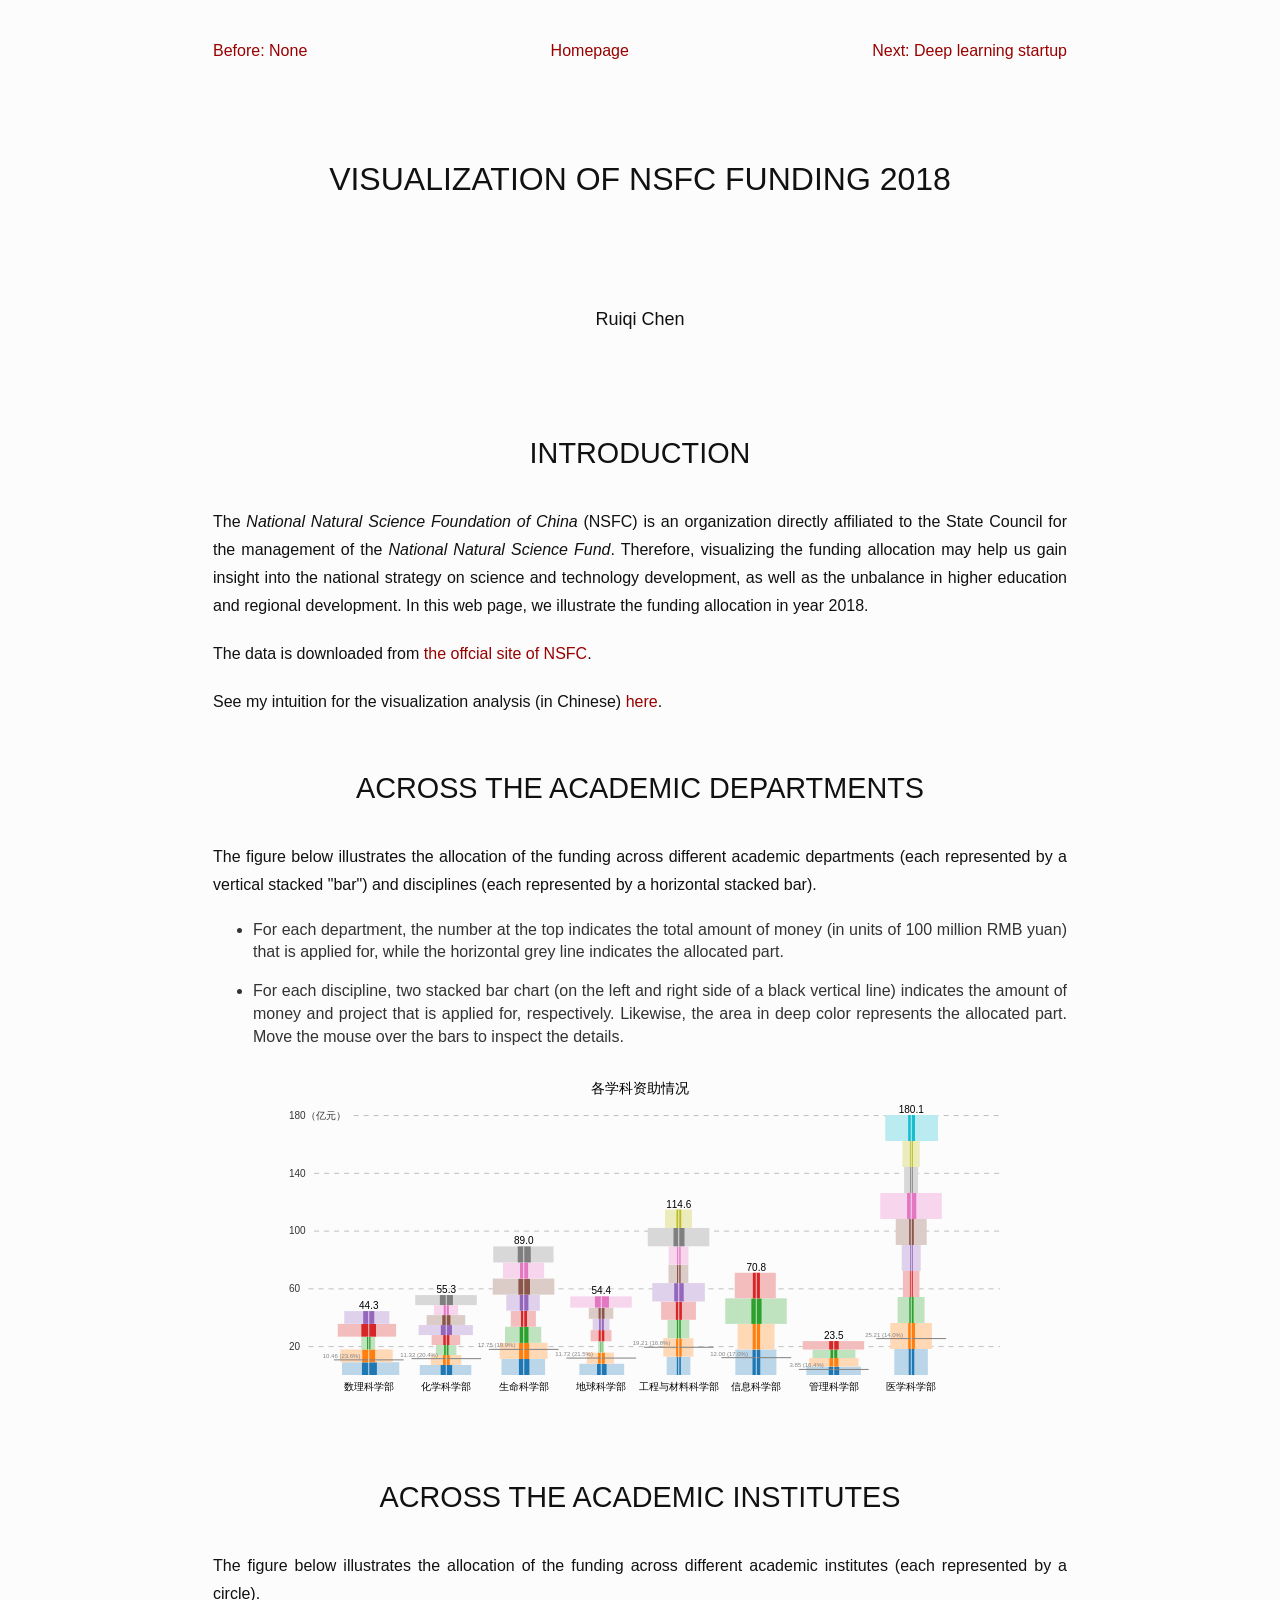
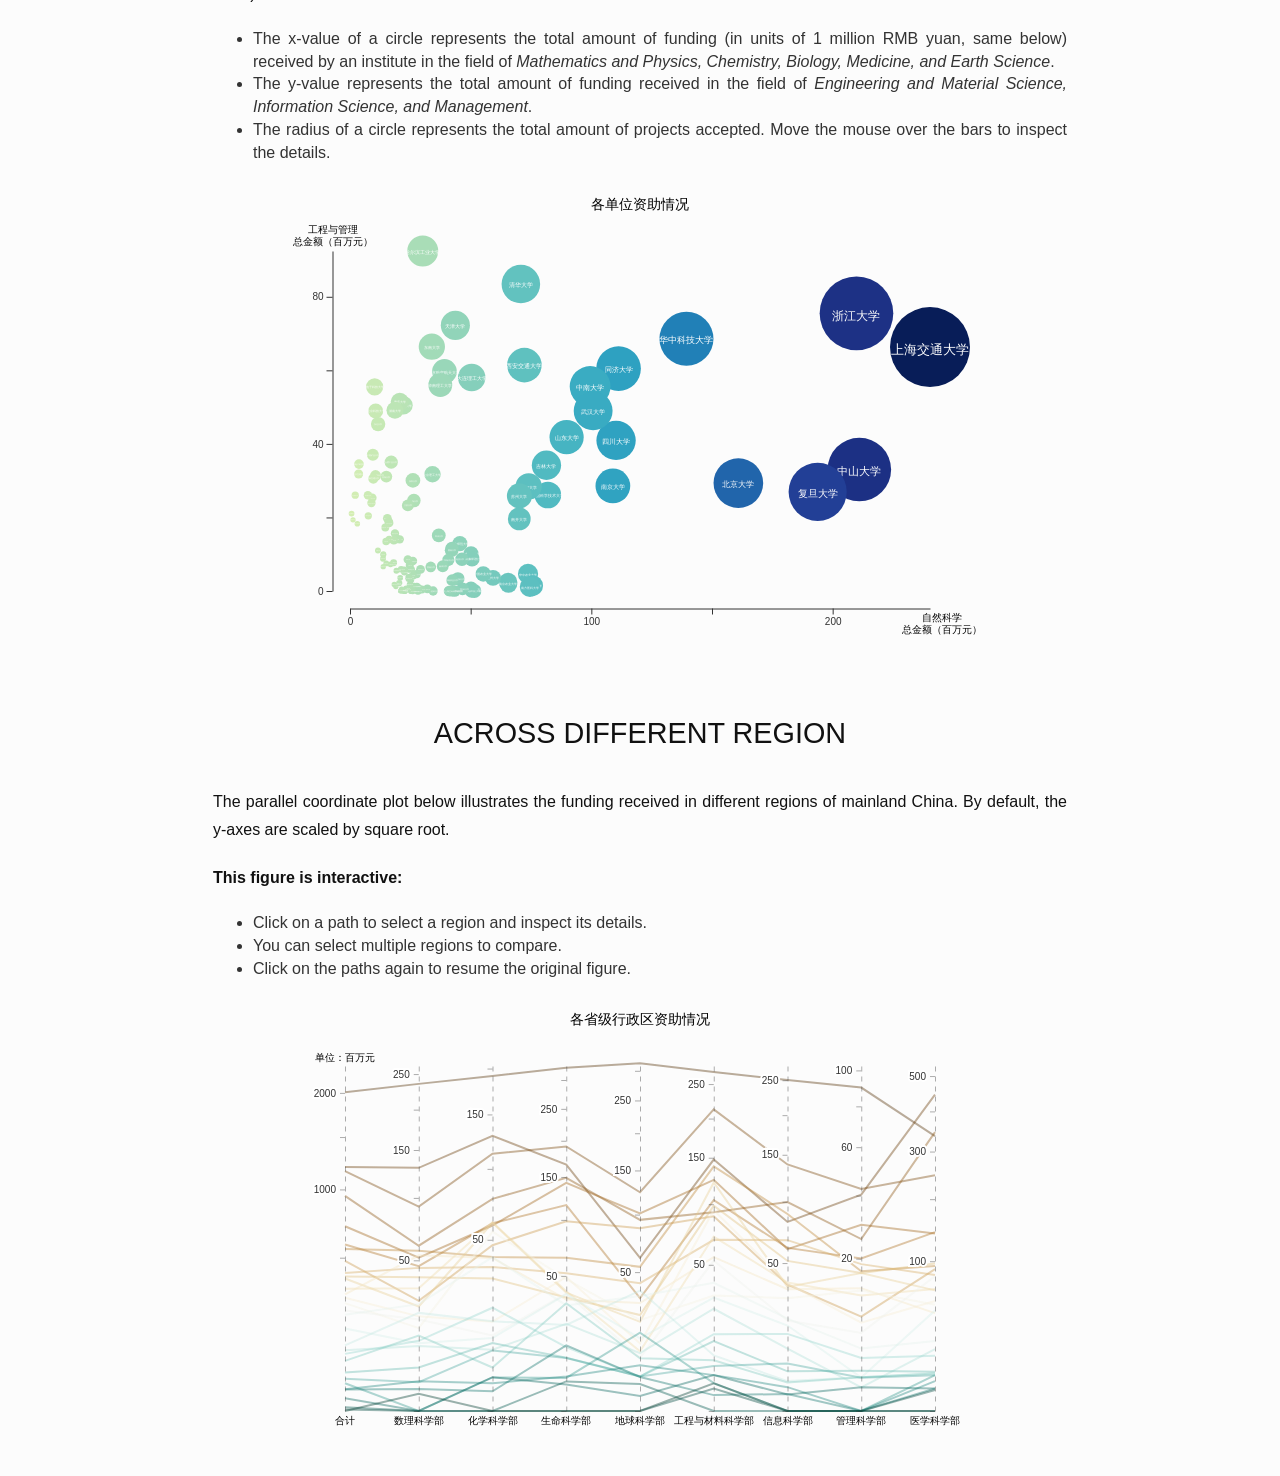
<file: Programming/Visualization of NSFC 2018/index.html>
<!DOCTYPE html>
<html>
    <head>
        <meta charset="utf-8">
        <title>Visualizing the NSFC Funding</title>
        <link rel="stylesheet" type="text/css" href="css/theme.css"/>
        <link rel="stylesheet" type="text/css" href="css/visualization.css"/>
    </head>
</html>

<body id = "write" class="typora-export">
    <!--specify this id and class to suit the theme-->
    <div>
        <center>
            <span style = "float: left">
    	<a href = "https://rq-chen.github.io/index.html">Before: None</a>
            </span>
        	<a href = "https://rq-chen.github.io/index.html">Homepage</a>
            <span style = "float: right">
                    <a href = "https://rq-chen.github.io/deep-learning-startup/index.html">Next: Deep learning startup</a>
            </span>
        </center>
    </div>
    <h1>
        Visualization of NSFC Funding 2018
    </h1>
    <div id = "subTitle">  <!--this part should be modified using css-->
        <p>&nbsp;</p>
        <p><h5 style = "text-align: center;">Ruiqi Chen</h5></p>
        <p>&nbsp;</p>
    </div>
    <h2>Introduction</h2>

    <!--Unfortunately, due to the js-beautify extension in vscode, this html file 
      will preserver all the tabs and spaces in <p></p>, so we can only write
      it in this ugly style-->
    <p>The <em>National Natural Science Foundation of China</em> (NSFC) is an organization directly affiliated to the State Council for the management of the <em>National Natural Science Fund</em>. Therefore, visualizing the funding allocation may help us gain insight into the national strategy on science and technology development, as well as the unbalance in higher education and regional development. In this web page, we illustrate the funding allocation in year 2018.</p>
    <p>The data is downloaded from <a href='http://www.nsfc.gov.cn/nsfc/cen/xmtj/pdf/2018_table.pdf'>the offcial site of NSFC</a>.</p>
    <p>See my intuition for the visualization analysis (in Chinese) <a href='Idea.html'>here</a>.</p>
    <h2>Across the Academic Departments</h2>
    <p>The figure below illustrates the allocation of the funding across different academic departments (each represented by a vertical stacked &quot;bar&quot;) and disciplines (each represented by a horizontal stacked bar). </p>
    <ul>
        <li>For each department, the number at the top indicates the total amount of money (in units of 100 million RMB yuan) that is applied for, while the horizontal grey line indicates the allocated part.</li>  
    </ul>

    <ul>
        <li>For each discipline, two stacked bar chart (on the left and right side of a black vertical line) indicates the amount of money and project that is applied for, respectively. Likewise, the area in deep color represents the allocated part. Move the mouse over the bars to inspect the details.</li>    
    </ul>
    <div class = "figBox">
        <svg id = "DisPlot" class = "svgFig">
            <!--d3 plots here-->
        </svg>
    </div>
    
    <h2>Across the Academic Institutes</h2>
    <p>The figure below illustrates the allocation of the funding across different academic institutes (each represented by a circle).</p>
    <ul>
        <li>The x-value of a circle represents the total amount of funding (in units of 1 million RMB yuan, same below) received by an institute in the field of <em>Mathematics and Physics, Chemistry, Biology, Medicine, and Earth Science</em>.</li>
        <li>The y-value represents the total amount of funding received in the field of <em>Engineering and Material Science, Information Science, and Management</em>.</li>
        <li>The radius of a circle represents the total amount of projects accepted. Move the mouse over the bars to inspect the details.</li>
    </ul>
    <div class = "figBox">
        <svg id = "InsPlot" class = "svgFig">
            <!--d3 plots here-->
        </svg>
    </div>
    
    <h2>Across Different Region</h2>
    <p>The parallel coordinate plot below illustrates the funding received in different regions of mainland China. By default, the y-axes are scaled by square root.</p>
    <p><strong>This figure is interactive:</strong></p>
    <ul>
        <li>Click on a path to select a region and inspect its details.</li>
        <li>You can select multiple regions to compare.</li>
        <li>Click on the paths again to resume the original figure.</li>
    </ul>
    <div class = "figBox">
        <svg id = "ProPlot" class = "svgFig">
            <!--d3 plots here-->
        </svg>
    </div>    
</body>

<script src = "js/jquery-3.2.1.min.js"></script>
<script src = "js/d3.min.js" ></script>
<script src = "js/nsfcFund.js" ></script>
</file>
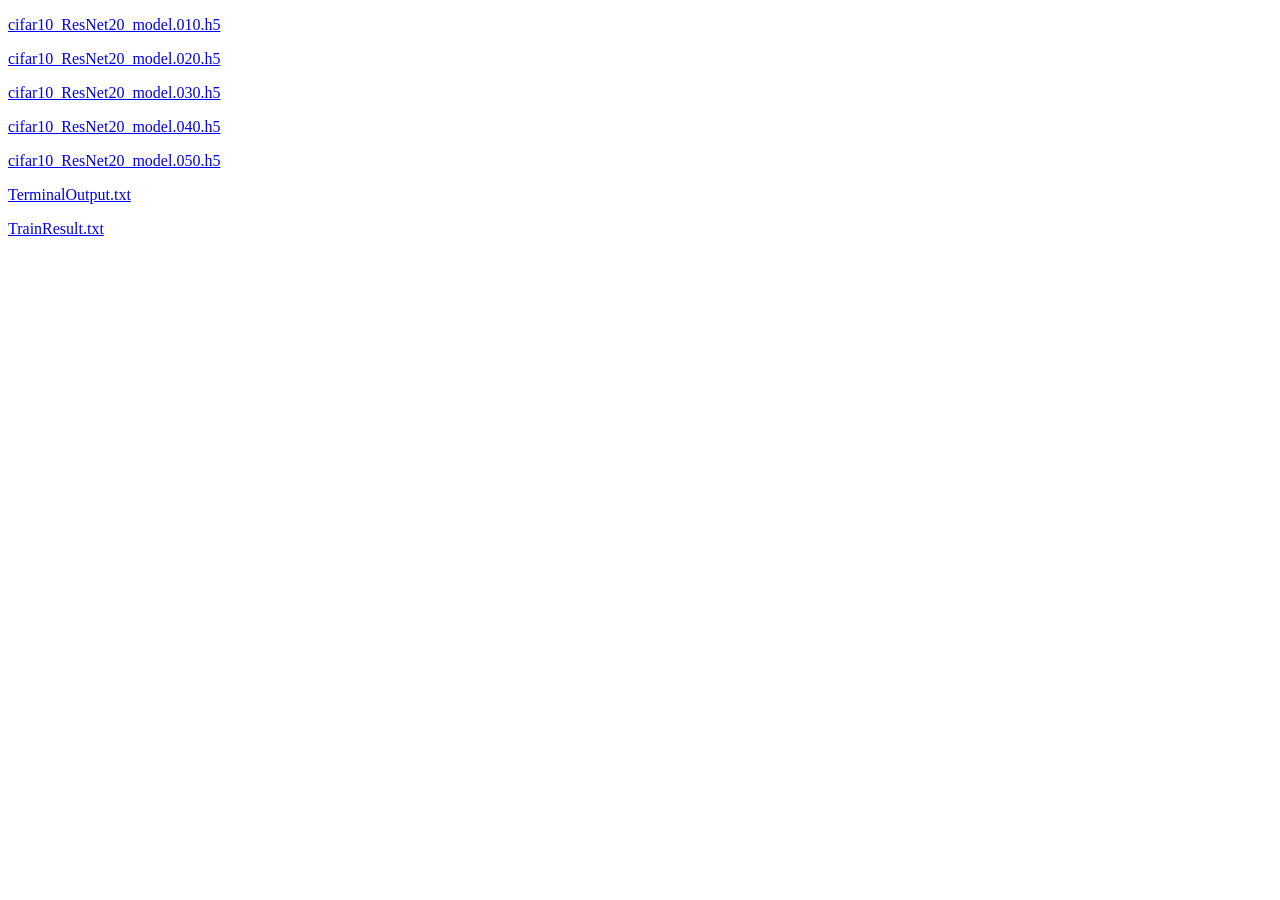
<file: Programming/ResNet on CIFAR/saved_models/index.html>
<!DOCTYPE html>
<head>
    <meta charset="utf-8"/>
    <title>models download</title>
</head>
<body>
    <p><a href = "cifar10_ResNet20_model.010.h5">cifar10_ResNet20_model.010.h5</a></p>
    <p><a href = "cifar10_ResNet20_model.020.h5">cifar10_ResNet20_model.020.h5</a></p>
    <p><a href = "cifar10_ResNet20_model.030.h5">cifar10_ResNet20_model.030.h5</a></p>
    <p><a href = "cifar10_ResNet20_model.040.h5">cifar10_ResNet20_model.040.h5</a></p>
    <p><a href = "cifar10_ResNet20_model.050.h5">cifar10_ResNet20_model.050.h5</a></p>
    <p><a href="TerminalOutput.txt">TerminalOutput.txt</a></p>
    <p><a href="TrainResult.txt">TrainResult.txt</a></p>
</body>
</file>
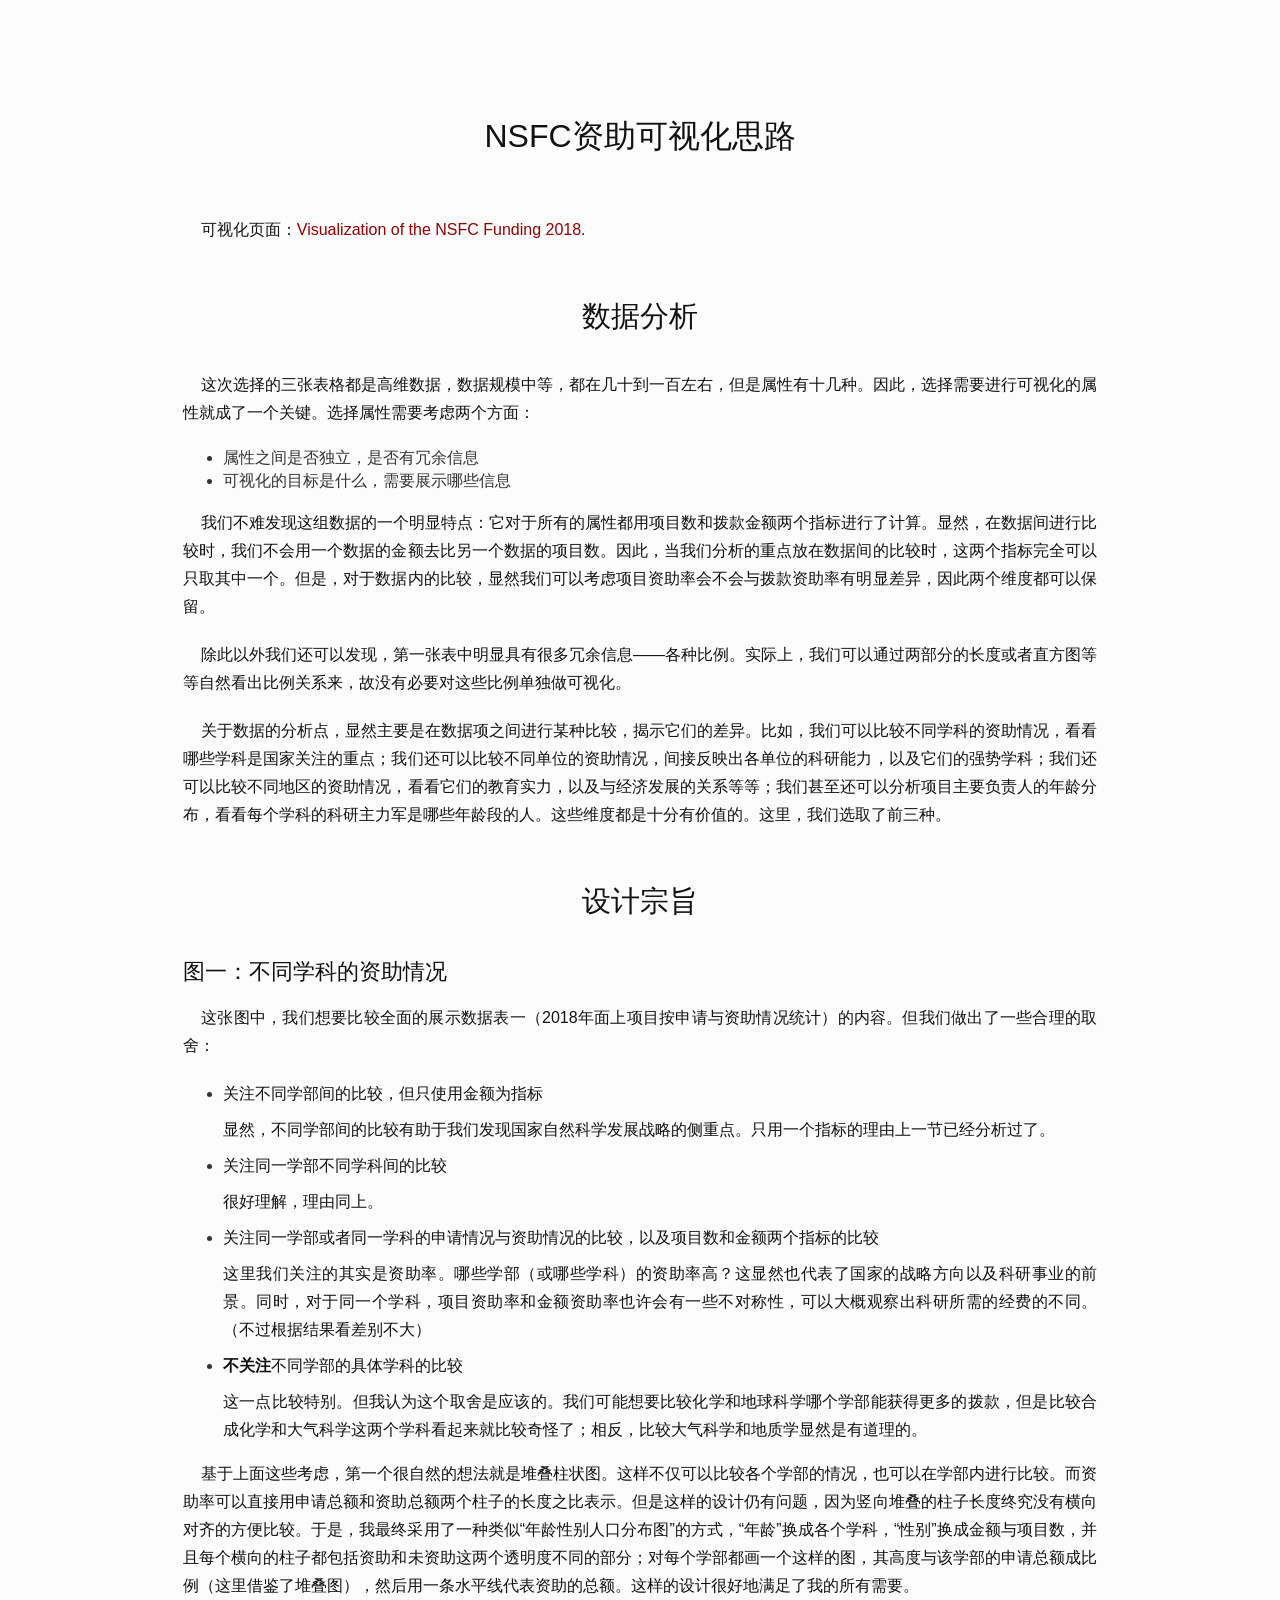
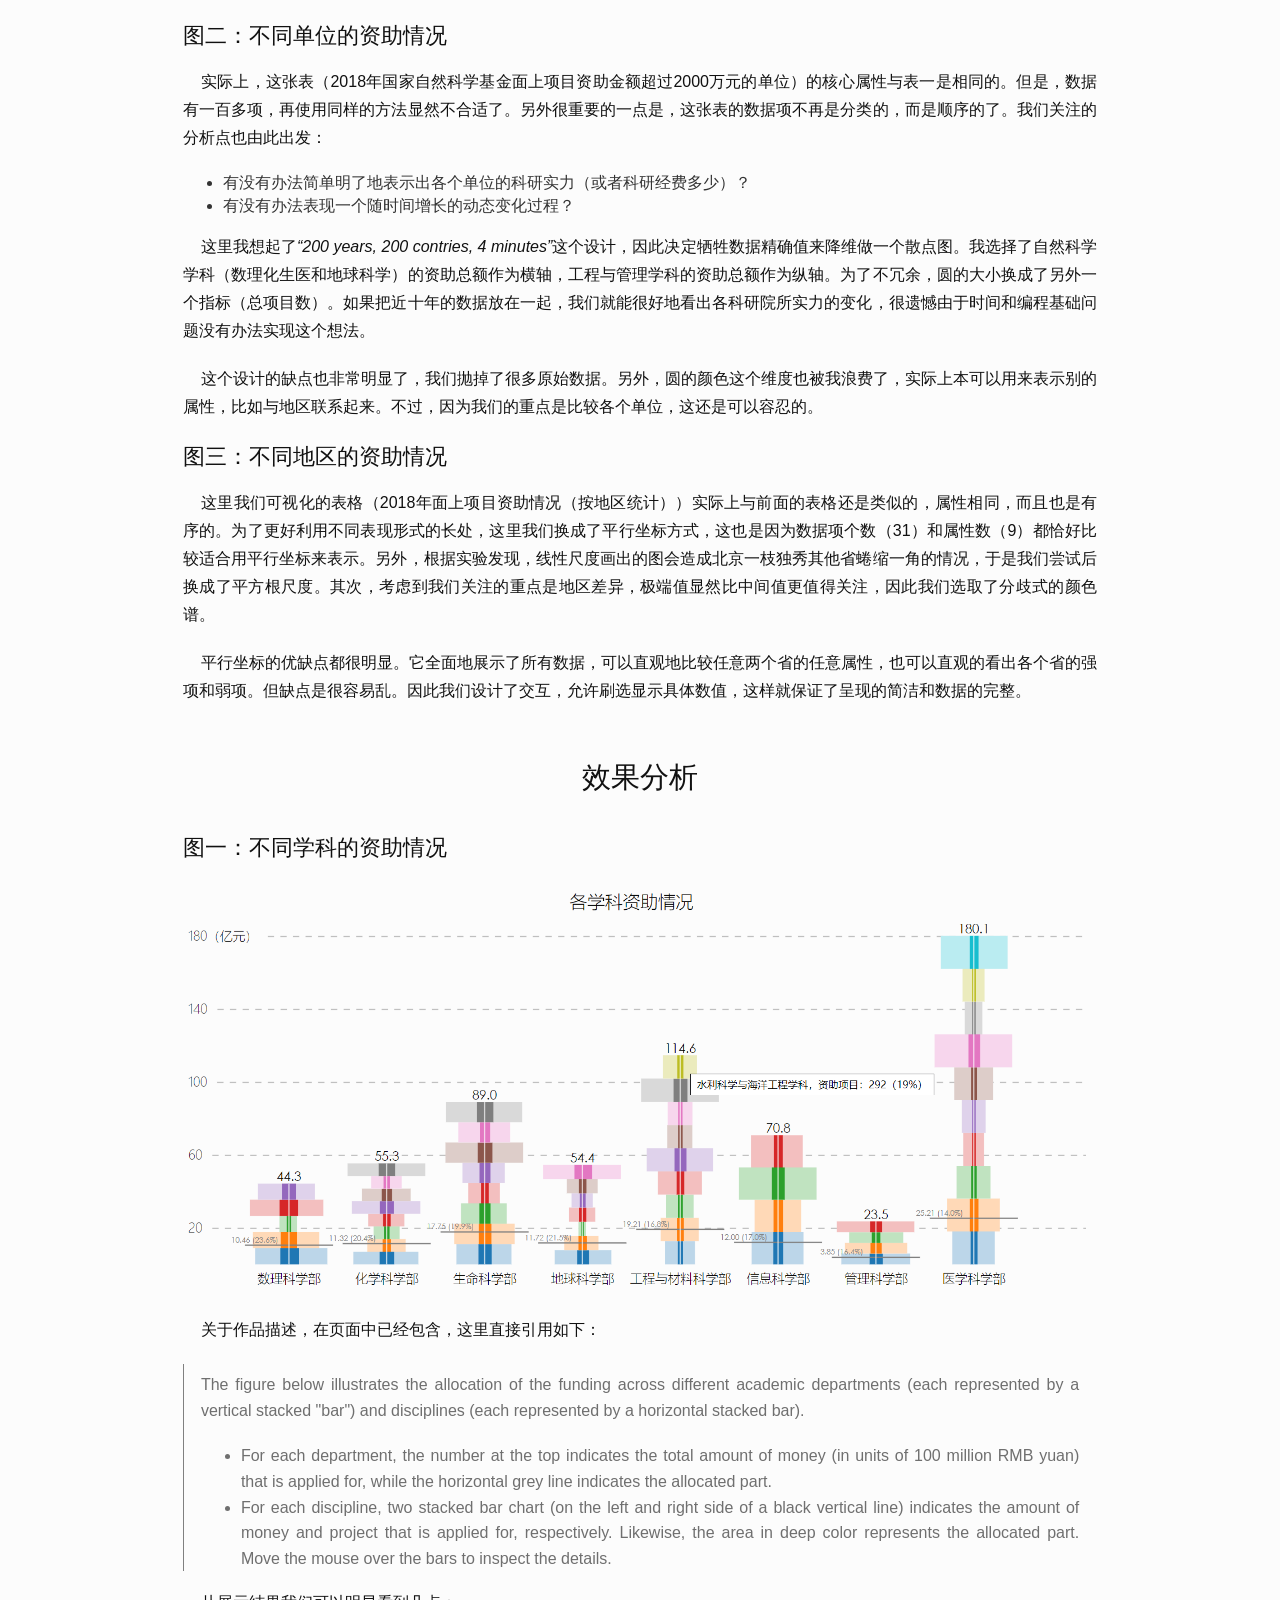
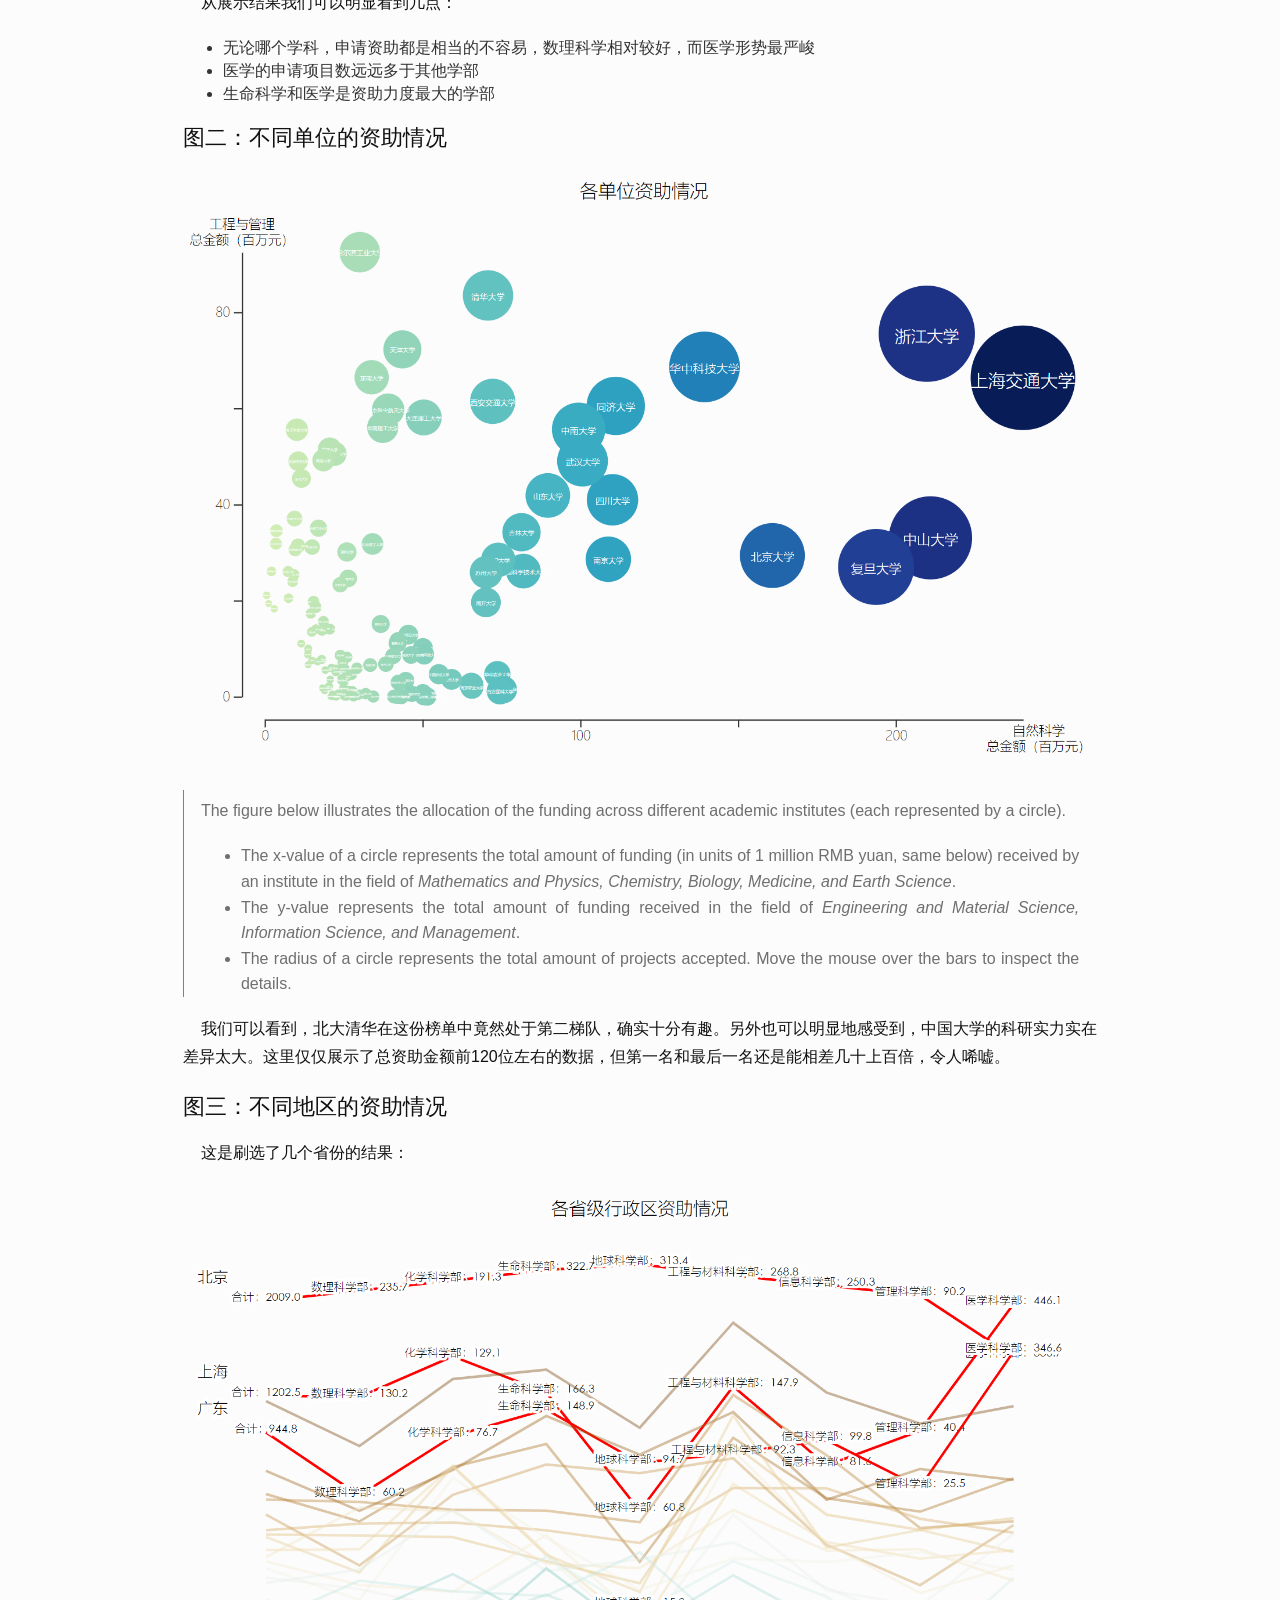
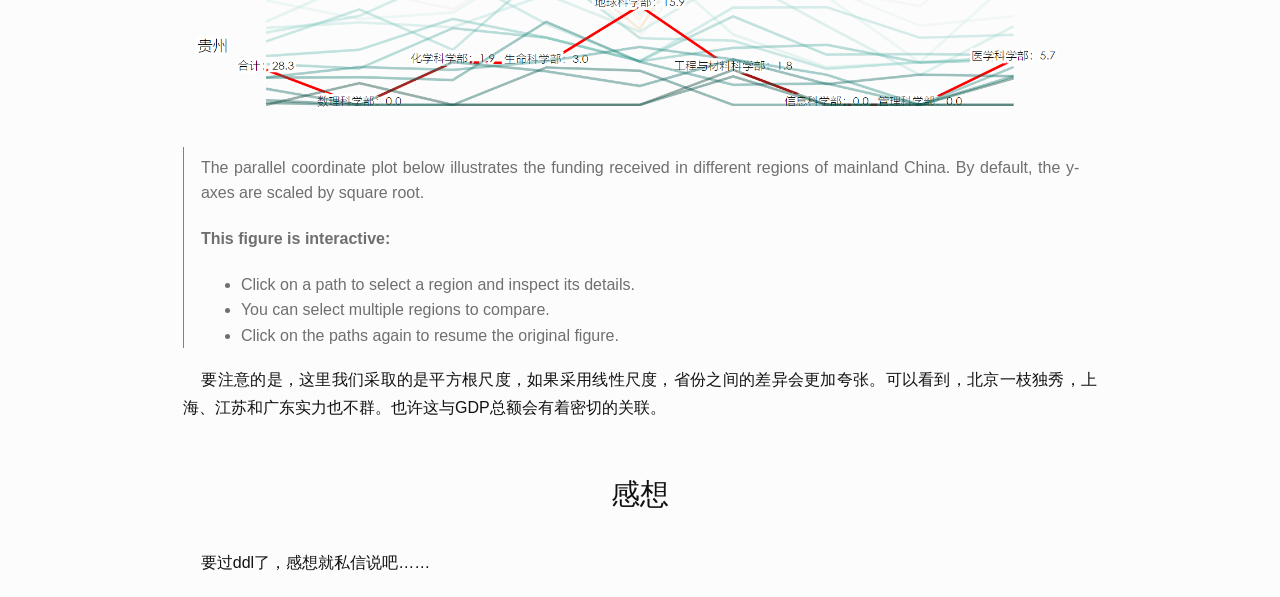
<file: Programming/Visualization of NSFC 2018/Idea.html>
<!doctype html>
<html>
<head>
<meta charset='UTF-8'><meta name='viewport' content='width=device-width initial-scale=1'>
<title>Visualizaing the NSFC Funding</title><style type='text/css'>html {overflow-x: initial !important;}:root { --bg-color:#ffffff; --text-color:#333333; --select-text-bg-color:#B5D6FC; --select-text-font-color:auto; --monospace:"Lucida Console",Consolas,"Courier",monospace; }
html { font-size: 14px; background-color: var(--bg-color); color: var(--text-color); font-family: "Helvetica Neue", Helvetica, Arial, sans-serif; -webkit-font-smoothing: antialiased; }
body { margin: 0px; padding: 0px; height: auto; bottom: 0px; top: 0px; left: 0px; right: 0px; font-size: 1rem; line-height: 1.42857; overflow-x: hidden; background: inherit; tab-size: 4; }
iframe { margin: auto; }
a.url { word-break: break-all; }
a:active, a:hover { outline: 0px; }
.in-text-selection, ::selection { text-shadow: none; background: var(--select-text-bg-color); color: var(--select-text-font-color); }
#write { margin: 0px auto; height: auto; width: inherit; word-break: normal; overflow-wrap: break-word; position: relative; white-space: normal; overflow-x: visible; padding-top: 40px; }
#write.first-line-indent p { text-indent: 2em; }
#write.first-line-indent li p, #write.first-line-indent p * { text-indent: 0px; }
#write.first-line-indent li { margin-left: 2em; }
.for-image #write { padding-left: 8px; padding-right: 8px; }
body.typora-export { padding-left: 30px; padding-right: 30px; }
.typora-export .footnote-line, .typora-export li, .typora-export p { white-space: pre-wrap; }
@media screen and (max-width: 500px) {
  body.typora-export { padding-left: 0px; padding-right: 0px; }
  #write { padding-left: 20px; padding-right: 20px; }
  .CodeMirror-sizer { margin-left: 0px !important; }
  .CodeMirror-gutters { display: none !important; }
}
#write li > figure:last-child { margin-bottom: 0.5rem; }
#write ol, #write ul { position: relative; }
img { max-width: 100%; vertical-align: middle; }
button, input, select, textarea { color: inherit; font: inherit; }
input[type="checkbox"], input[type="radio"] { line-height: normal; padding: 0px; }
*, ::after, ::before { box-sizing: border-box; }
#write h1, #write h2, #write h3, #write h4, #write h5, #write h6, #write p, #write pre { width: inherit; }
#write h1, #write h2, #write h3, #write h4, #write h5, #write h6, #write p { position: relative; }
p { line-height: inherit; }
h1, h2, h3, h4, h5, h6 { break-after: avoid-page; break-inside: avoid; orphans: 2; }
p { orphans: 4; }
h1 { font-size: 2rem; }
h2 { font-size: 1.8rem; }
h3 { font-size: 1.6rem; }
h4 { font-size: 1.4rem; }
h5 { font-size: 1.2rem; }
h6 { font-size: 1rem; }
.md-math-block, .md-rawblock, h1, h2, h3, h4, h5, h6, p { margin-top: 1rem; margin-bottom: 1rem; }
.hidden { display: none; }
.md-blockmeta { color: rgb(204, 204, 204); font-weight: 700; font-style: italic; }
a { cursor: pointer; }
sup.md-footnote { padding: 2px 4px; background-color: rgba(238, 238, 238, 0.7); color: rgb(85, 85, 85); border-radius: 4px; cursor: pointer; }
sup.md-footnote a, sup.md-footnote a:hover { color: inherit; text-transform: inherit; text-decoration: inherit; }
#write input[type="checkbox"] { cursor: pointer; width: inherit; height: inherit; }
figure { overflow-x: auto; margin: 1.2em 0px; max-width: calc(100% + 16px); padding: 0px; }
figure > table { margin: 0px !important; }
tr { break-inside: avoid; break-after: auto; }
thead { display: table-header-group; }
table { border-collapse: collapse; border-spacing: 0px; width: 100%; overflow: auto; break-inside: auto; text-align: left; }
table.md-table td { min-width: 32px; }
.CodeMirror-gutters { border-right: 0px; background-color: inherit; }
.CodeMirror-linenumber { user-select: none; }
.CodeMirror { text-align: left; }
.CodeMirror-placeholder { opacity: 0.3; }
.CodeMirror pre { padding: 0px 4px; }
.CodeMirror-lines { padding: 0px; }
div.hr:focus { cursor: none; }
#write pre { white-space: pre-wrap; }
#write.fences-no-line-wrapping pre { white-space: pre; }
#write pre.ty-contain-cm { white-space: normal; }
.CodeMirror-gutters { margin-right: 4px; }
.md-fences { font-size: 0.9rem; display: block; break-inside: avoid; text-align: left; overflow: visible; white-space: pre; background: inherit; position: relative !important; }
.md-diagram-panel { width: 100%; margin-top: 10px; text-align: center; padding-top: 0px; padding-bottom: 8px; overflow-x: auto; }
#write .md-fences.mock-cm { white-space: pre-wrap; }
.md-fences.md-fences-with-lineno { padding-left: 0px; }
#write.fences-no-line-wrapping .md-fences.mock-cm { white-space: pre; overflow-x: auto; }
.md-fences.mock-cm.md-fences-with-lineno { padding-left: 8px; }
.CodeMirror-line, twitterwidget { break-inside: avoid; }
.footnotes { opacity: 0.8; font-size: 0.9rem; margin-top: 1em; margin-bottom: 1em; }
.footnotes + .footnotes { margin-top: 0px; }
.md-reset { margin: 0px; padding: 0px; border: 0px; outline: 0px; vertical-align: top; background: 0px 0px; text-decoration: none; text-shadow: none; float: none; position: static; width: auto; height: auto; white-space: nowrap; cursor: inherit; -webkit-tap-highlight-color: transparent; line-height: normal; font-weight: 400; text-align: left; box-sizing: content-box; direction: ltr; }
li div { padding-top: 0px; }
blockquote { margin: 1rem 0px; }
li .mathjax-block, li p { margin: 0.5rem 0px; }
li { margin: 0px; position: relative; }
blockquote > :last-child { margin-bottom: 0px; }
blockquote > :first-child, li > :first-child { margin-top: 0px; }
.footnotes-area { color: rgb(136, 136, 136); margin-top: 0.714rem; padding-bottom: 0.143rem; white-space: normal; }
#write .footnote-line { white-space: pre-wrap; }
@media print {
  body, html { border: 1px solid transparent; height: 99%; break-after: avoid; break-before: avoid; }
  #write { margin-top: 0px; padding-top: 0px; border-color: transparent !important; }
  .typora-export * { -webkit-print-color-adjust: exact; }
  html.blink-to-pdf { font-size: 13px; }
  .typora-export #write { padding-left: 32px; padding-right: 32px; padding-bottom: 0px; break-after: avoid; }
  .typora-export #write::after { height: 0px; }
}
.footnote-line { margin-top: 0.714em; font-size: 0.7em; }
a img, img a { cursor: pointer; }
pre.md-meta-block { font-size: 0.8rem; min-height: 0.8rem; white-space: pre-wrap; background: rgb(204, 204, 204); display: block; overflow-x: hidden; }
p > .md-image:only-child:not(.md-img-error) img, p > img:only-child { display: block; margin: auto; }
p > .md-image:only-child { display: inline-block; width: 100%; }
#write .MathJax_Display { margin: 0.8em 0px 0px; }
.md-math-block { width: 100%; }
.md-math-block:not(:empty)::after { display: none; }
[contenteditable="true"]:active, [contenteditable="true"]:focus { outline: 0px; box-shadow: none; }
.md-task-list-item { position: relative; list-style-type: none; }
.task-list-item.md-task-list-item { padding-left: 0px; }
.md-task-list-item > input { position: absolute; top: 0px; left: 0px; margin-left: -1.2em; margin-top: calc(1em - 10px); border: none; }
.math { font-size: 1rem; }
.md-toc { min-height: 3.58rem; position: relative; font-size: 0.9rem; border-radius: 10px; }
.md-toc-content { position: relative; margin-left: 0px; }
.md-toc-content::after, .md-toc::after { display: none; }
.md-toc-item { display: block; color: rgb(65, 131, 196); }
.md-toc-item a { text-decoration: none; }
.md-toc-inner:hover { text-decoration: underline; }
.md-toc-inner { display: inline-block; cursor: pointer; }
.md-toc-h1 .md-toc-inner { margin-left: 0px; font-weight: 700; }
.md-toc-h2 .md-toc-inner { margin-left: 2em; }
.md-toc-h3 .md-toc-inner { margin-left: 4em; }
.md-toc-h4 .md-toc-inner { margin-left: 6em; }
.md-toc-h5 .md-toc-inner { margin-left: 8em; }
.md-toc-h6 .md-toc-inner { margin-left: 10em; }
@media screen and (max-width: 48em) {
  .md-toc-h3 .md-toc-inner { margin-left: 3.5em; }
  .md-toc-h4 .md-toc-inner { margin-left: 5em; }
  .md-toc-h5 .md-toc-inner { margin-left: 6.5em; }
  .md-toc-h6 .md-toc-inner { margin-left: 8em; }
}
a.md-toc-inner { font-size: inherit; font-style: inherit; font-weight: inherit; line-height: inherit; }
.footnote-line a:not(.reversefootnote) { color: inherit; }
.md-attr { display: none; }
.md-fn-count::after { content: "."; }
code, pre, samp, tt { font-family: var(--monospace); }
kbd { margin: 0px 0.1em; padding: 0.1em 0.6em; font-size: 0.8em; color: rgb(36, 39, 41); background: rgb(255, 255, 255); border: 1px solid rgb(173, 179, 185); border-radius: 3px; box-shadow: rgba(12, 13, 14, 0.2) 0px 1px 0px, rgb(255, 255, 255) 0px 0px 0px 2px inset; white-space: nowrap; vertical-align: middle; }
.md-comment { color: rgb(162, 127, 3); opacity: 0.8; font-family: var(--monospace); }
code { text-align: left; vertical-align: initial; }
a.md-print-anchor { white-space: pre !important; border-width: initial !important; border-style: none !important; border-color: initial !important; display: inline-block !important; position: absolute !important; width: 1px !important; right: 0px !important; outline: 0px !important; background: 0px 0px !important; text-decoration: initial !important; text-shadow: initial !important; }
.md-inline-math .MathJax_SVG .noError { display: none !important; }
.html-for-mac .inline-math-svg .MathJax_SVG { vertical-align: 0.2px; }
.md-math-block .MathJax_SVG_Display { text-align: center; margin: 0px; position: relative; text-indent: 0px; max-width: none; max-height: none; min-height: 0px; min-width: 100%; width: auto; overflow-y: hidden; display: block !important; }
.MathJax_SVG_Display, .md-inline-math .MathJax_SVG_Display { width: auto; margin: inherit; display: inline-block !important; }
.MathJax_SVG .MJX-monospace { font-family: var(--monospace); }
.MathJax_SVG .MJX-sans-serif { font-family: sans-serif; }
.MathJax_SVG { display: inline; font-style: normal; font-weight: 400; line-height: normal; zoom: 90%; text-indent: 0px; text-align: left; text-transform: none; letter-spacing: normal; word-spacing: normal; overflow-wrap: normal; white-space: nowrap; float: none; direction: ltr; max-width: none; max-height: none; min-width: 0px; min-height: 0px; border: 0px; padding: 0px; margin: 0px; }
.MathJax_SVG * { transition: none 0s ease 0s; }
.MathJax_SVG_Display svg { vertical-align: middle !important; margin-bottom: 0px !important; margin-top: 0px !important; }
.os-windows.monocolor-emoji .md-emoji { font-family: "Segoe UI Symbol", sans-serif; }
.md-diagram-panel > svg { max-width: 100%; }
[lang="mermaid"] svg, [lang="flow"] svg { max-width: 100%; height: auto; }
[lang="mermaid"] .node text { font-size: 1rem; }
table tr th { border-bottom: 0px; }
video { max-width: 100%; display: block; margin: 0px auto; }
iframe { max-width: 100%; width: 100%; border: none; }
.highlight td, .highlight tr { border: 0px; }


:root { --window-border: none; --typora-center-window-title: true; --active-file-bg-color: #f3f3f3; --bg-color: #fcfcfc; --control-text-color: #777; }
.mac-seamless-mode #typora-sidebar { top: var(--mac-title-bar-height); padding-top: 0px; height: auto; }
html, body, #write { background: rgb(252, 252, 252); font-family: TeXGyreAdventor, "Century Gothic", "Microsoft YaHei Light", "Yu Gothic", Raleway, STHeiti, sans-serif; font-weight: 300; }
h1, h2, h3, h4, h5, h6 { color: rgb(17, 17, 17); font-family: TeXGyreAdventor, "Century Gothic", "Microsoft YaHei Light", "Yu Gothic", Ubuntu, STHeiti, sans-serif; }
html { font-size: 16px; }
#write { max-width: 914px; text-align: justify; }
#write > h1:first-child { margin-top: 2.75rem; }
#write > h2:first-child { margin-top: 1.75rem; }
#write > h3:first-child { margin-top: 1rem; }
#write > h4:first-child { margin-top: 0.5rem; }
h1 { font-weight: normal; line-height: 4rem; margin: 4rem 0px 1.75rem; padding: 20px 30px; text-align: center; text-transform: uppercase; }
h2 { font-weight: normal; line-height: 3rem; margin: 3rem 0px 1.9375rem; padding: 0px 30px; text-align: center; text-transform: uppercase; }
h3 { font-weight: normal; }
h4 { font-weight: normal; }
h5 { font-size: 1.125rem; font-weight: normal; }
h6 { font-size: 1rem; font-weight: bold; }
p { color: rgb(17, 17, 17); font-size: 1rem; line-height: 1.75rem; margin: 0px 0px 1.25rem; }
#write > h3.md-focus::before { left: -1.875rem; top: 0.5rem; padding: 2px; }
#write > h4.md-focus::before { left: -1.875rem; top: 0.3125rem; padding: 2px; }
#write > h5.md-focus::before { left: -1.875rem; top: 0.25rem; padding: 2px; }
#write > h6.md-focus::before { left: -1.875rem; top: 0.125rem; padding: 2px; }
@media screen and (max-width: 48em) {
  blockquote { margin-left: 1rem; margin-right: 0px; padding: 0.5em; }
  .h1, h1 { font-size: 2.827rem; }
  .h2, h2 { font-size: 1.999rem; }
  .h3, h3 { font-size: 1.413rem; }
  .h4, h4 { font-size: 1.25rem; }
  .h5, h5 { font-size: 1.15rem; }
  .h6, h6 { font-size: 1rem; }
}
a, .md-def-url { color: rgb(153, 0, 0); text-decoration: none; }
a:hover { text-decoration: underline; }
table { margin-bottom: 20px; }
table th, table td { padding: 8px; line-height: 1.25rem; vertical-align: top; border-top: 1px solid rgb(221, 221, 221); }
table th { font-weight: bold; }
table thead th { vertical-align: bottom; }
table caption + thead tr:first-child th, table caption + thead tr:first-child td, table colgroup + thead tr:first-child th, table colgroup + thead tr:first-child td, table thead:first-child tr:first-child th, table thead:first-child tr:first-child td { border-top: 0px; }
table tbody + tbody { border-top: 2px solid rgb(221, 221, 221); }
code, .md-fences { border: 1px solid rgb(204, 204, 204); padding: 0.1em; font-size: 0.9em; margin-left: 0.2em; margin-right: 0.2em; }
.md-fences { margin: 0px 0px 20px; font-size: 1em; padding: 0.4em 1em 0.3em; }
.task-list { padding-left: 0px; }
.task-list-item { padding-left: 2.125rem; }
.task-list-item input { top: 3px; }
.task-list-item input::before { content: ""; display: inline-block; width: 1rem; height: 1rem; vertical-align: middle; text-align: center; border: 1px solid gray; background-color: rgb(253, 253, 253); margin-left: 0px; margin-top: -0.8rem; }
.task-list-item input:checked::before, .task-list-item input[checked]::before { content: "◼"; font-size: 0.8125rem; line-height: 0.9375rem; margin-top: -1rem; }
@media screen and (-webkit-min-device-pixel-ratio: 0) and (min-resolution: 0.001dpcm) {
  .task-list-item input::before { margin-top: -0.2rem; }
  .task-list-item input:checked::before, .task-list-item input[checked]::before { margin-top: -0.2rem; }
}
blockquote { margin: 0px 0px 1.11111rem; padding: 0.5rem 1.11111rem 0px 1.05556rem; border-left: 1px solid gray; }
blockquote, blockquote p { line-height: 1.6; color: rgb(111, 111, 111); }
#write pre.md-meta-block { min-height: 30px; background: rgb(248, 248, 248); padding: 3em 1.5em 1.5em; font-weight: 300; font-size: 1em; margin-top: -1.5em; color: rgb(153, 153, 153); width: 100vw; max-width: calc(100% + 60px); margin-left: -30px; border-left: 30px solid rgb(248, 248, 248); border-right: 30px solid rgb(248, 248, 248); }
.MathJax_Display { font-size: 0.9em; margin-top: 0.5em; margin-bottom: 0px; }
p.mathjax-block, .mathjax-block { padding-bottom: 0px; }
.mathjax-block > .code-tooltip { bottom: 5px; box-shadow: none; }
.md-image > .md-meta { padding-left: 0.5em; padding-right: 0.5em; }
.md-image > img { margin-top: 2px; }
.md-image > .md-meta:first-of-type::before { padding-left: 4px; }
#typora-source { color: rgb(85, 85, 85); }
#md-searchpanel { border-bottom: 1px solid rgb(204, 204, 204); }
#md-searchpanel .btn { border: 1px solid rgb(204, 204, 204); }
#md-notification::before { top: 14px; }
#md-notification { background: rgb(238, 238, 238); }
.megamenu-menu-panel .btn { border: 1px solid rgb(204, 204, 204); }
#typora-sidebar { box-shadow: none; }
.file-list-item, .show-folder-name .file-list-item { padding-top: 20px; padding-bottom: 20px; line-height: 20px; }
.file-list-item-summary { height: 40px; line-height: 20px; }


</style>
</head>
<body class='typora-export os-windows' >
<div  id='write'  class = 'is-node'><h1><a name="nsfc资助可视化思路" class="md-header-anchor"></a><span>NSFC资助可视化思路</span></h1><p><span> </span><span>	</span><span>可视化页面：</span><a href='index.html'><span>Visualization of the NSFC Funding 2018</span></a><span>.</span></p><h2><a name="数据分析" class="md-header-anchor"></a><span>数据分析</span></h2><p><span> </span><span>	</span><span>这次选择的三张表格都是高维数据，数据规模中等，都在几十到一百左右，但是属性有十几种。因此，选择需要进行可视化的属性就成了一个关键。选择属性需要考虑两个方面：</span></p><ul><li><span>属性之间是否独立，是否有冗余信息</span></li><li><span>可视化的目标是什么，需要展示哪些信息</span></li></ul><p><span> </span><span>	</span><span>我们不难发现这组数据的一个明显特点：它对于所有的属性都用项目数和拨款金额两个指标进行了计算。显然，在数据间进行比较时，我们不会用一个数据的金额去比另一个数据的项目数。因此，当我们分析的重点放在数据间的比较时，这两个指标完全可以只取其中一个。但是，对于数据内的比较，显然我们可以考虑项目资助率会不会与拨款资助率有明显差异，因此两个维度都可以保留。</span></p><p><span> </span><span>	</span><span>除此以外我们还可以发现，第一张表中明显具有很多冗余信息——各种比例。实际上，我们可以通过两部分的长度或者直方图等等自然看出比例关系来，故没有必要对这些比例单独做可视化。</span></p><p><span> </span><span>	</span><span>关于数据的分析点，显然主要是在数据项之间进行某种比较，揭示它们的差异。比如，我们可以比较不同学科的资助情况，看看哪些学科是国家关注的重点；我们还可以比较不同单位的资助情况，间接反映出各单位的科研能力，以及它们的强势学科；我们还可以比较不同地区的资助情况，看看它们的教育实力，以及与经济发展的关系等等；我们甚至还可以分析项目主要负责人的年龄分布，看看每个学科的科研主力军是哪些年龄段的人。这些维度都是十分有价值的。这里，我们选取了前三种。</span></p><h2><a name="设计宗旨" class="md-header-anchor"></a><span>设计宗旨</span></h2><h4><a name="图一：不同学科的资助情况" class="md-header-anchor"></a><span>图一：不同学科的资助情况</span></h4><p><span> </span><span>	</span><span>这张图中，我们想要比较全面的展示数据表一（2018年面上项目按申请与资助情况统计）的内容。但我们做出了一些合理的取舍：</span></p><ul><li><p><span>关注不同学部间的比较，但只使用金额为指标</span></p><p><span>显然，不同学部间的比较有助于我们发现国家自然科学发展战略的侧重点。只用一个指标的理由上一节已经分析过了。</span></p></li><li><p><span>关注同一学部不同学科间的比较</span></p><p><span>很好理解，理由同上。</span></p></li><li><p><span>关注同一学部或者同一学科的申请情况与资助情况的比较，以及项目数和金额两个指标的比较</span></p><p><span>这里我们关注的其实是资助率。哪些学部（或哪些学科）的资助率高？这显然也代表了国家的战略方向以及科研事业的前景。同时，对于同一个学科，项目资助率和金额资助率也许会有一些不对称性，可以大概观察出科研所需的经费的不同。（不过根据结果看差别不大）</span></p></li><li><p><strong><span>不关注</span></strong><span>不同学部的具体学科的比较</span></p><p><span>这一点比较特别。但我认为这个取舍是应该的。我们可能想要比较化学和地球科学哪个学部能获得更多的拨款，但是比较合成化学和大气科学这两个学科看起来就比较奇怪了；相反，比较大气科学和地质学显然是有道理的。</span></p></li></ul><p><span> </span><span>	</span><span>基于上面这些考虑，第一个很自然的想法就是堆叠柱状图。这样不仅可以比较各个学部的情况，也可以在学部内进行比较。而资助率可以直接用申请总额和资助总额两个柱子的长度之比表示。但是这样的设计仍有问题，因为竖向堆叠的柱子长度终究没有横向对齐的方便比较。于是，我最终采用了一种类似“年龄性别人口分布图”的方式，“年龄”换成各个学科，“性别”换成金额与项目数，并且每个横向的柱子都包括资助和未资助这两个透明度不同的部分；对每个学部都画一个这样的图，其高度与该学部的申请总额成比例（这里借鉴了堆叠图），然后用一条水平线代表资助的总额。这样的设计很好地满足了我的所有需要。</span></p><h4><a name="图二：不同单位的资助情况" class="md-header-anchor"></a><span>图二：不同单位的资助情况</span></h4><p><span> </span><span>	</span><span>实际上，这张表（2018年国家自然科学基金面上项目资助金额超过2000万元的单位）的核心属性与表一是相同的。但是，数据有一百多项，再使用同样的方法显然不合适了。另外很重要的一点是，这张表的数据项不再是分类的，而是顺序的了。我们关注的分析点也由此出发：</span></p><ul><li><span>有没有办法简单明了地表示出各个单位的科研实力（或者科研经费多少）？</span></li><li><span>有没有办法表现一个随时间增长的动态变化过程？</span></li></ul><p><span> </span><span>	</span><span>这里我想起了</span><em><span>“200 years, 200 contries, 4 minutes”</span></em><span>这个设计，因此决定牺牲数据精确值来降维做一个散点图。我选择了自然科学学科（数理化生医和地球科学）的资助总额作为横轴，工程与管理学科的资助总额作为纵轴。为了不冗余，圆的大小换成了另外一个指标（总项目数）。如果把近十年的数据放在一起，我们就能很好地看出各科研院所实力的变化，很遗憾由于时间和编程基础问题没有办法实现这个想法。</span></p><p><span> </span><span>	</span><span>这个设计的缺点也非常明显了，我们抛掉了很多原始数据。另外，圆的颜色这个维度也被我浪费了，实际上本可以用来表示别的属性，比如与地区联系起来。不过，因为我们的重点是比较各个单位，这还是可以容忍的。</span></p><h4><a name="图三：不同地区的资助情况" class="md-header-anchor"></a><span>图三：不同地区的资助情况</span></h4><p><span> </span><span>	</span><span>这里我们可视化的表格（2018年面上项目资助情况（按地区统计））实际上与前面的表格还是类似的，属性相同，而且也是有序的。为了更好利用不同表现形式的长处，这里我们换成了平行坐标方式，这也是因为数据项个数（31）和属性数（9）都恰好比较适合用平行坐标来表示。另外，根据实验发现，线性尺度画出的图会造成北京一枝独秀其他省蜷缩一角的情况，于是我们尝试后换成了平方根尺度。其次，考虑到我们关注的重点是地区差异，极端值显然比中间值更值得关注，因此我们选取了分歧式的颜色谱。</span></p><p><span> </span><span>	</span><span>平行坐标的优缺点都很明显。它全面地展示了所有数据，可以直观地比较任意两个省的任意属性，也可以直观的看出各个省的强项和弱项。但缺点是很容易乱。因此我们设计了交互，允许刷选显示具体数值，这样就保证了呈现的简洁和数据的完整。</span></p><h2><a name="效果分析" class="md-header-anchor"></a><span>效果分析</span></h2><h4><a name="图一：不同学科的资助情况" class="md-header-anchor"></a><span>图一：不同学科的资助情况</span></h4><p><img src='fig1.png' alt='fig1' referrerPolicy='no-referrer' /></p><p><span> </span><span>	</span><span>关于作品描述，在页面中已经包含，这里直接引用如下：</span></p><blockquote><p><span>The figure below illustrates the allocation of the funding across different academic departments (each represented by a vertical stacked &quot;bar&quot;) and disciplines (each represented by a horizontal stacked bar). </span></p><ul><li><span>For each department, the number at the top indicates the total amount of money (in units of 100 million RMB yuan) that is applied for, while the horizontal grey line indicates the allocated part.</span></li><li><span>For each discipline, two stacked bar chart (on the left and right side of a black vertical line) indicates the amount of money and project that is applied for, respectively. Likewise, the area in deep color represents the allocated part. Move the mouse over the bars to inspect the details.</span></li></ul></blockquote><p><span> </span><span>	</span><span>从展示结果我们可以明显看到几点：</span></p><ul><li><span>无论哪个学科，申请资助都是相当的不容易，数理科学相对较好，而医学形势最严峻</span></li><li><span>医学的申请项目数远远多于其他学部</span></li><li><span>生命科学和医学是资助力度最大的学部</span></li></ul><h4><a name="图二：不同单位的资助情况" class="md-header-anchor"></a><span>图二：不同单位的资助情况</span></h4><p><img src='fig2.png' alt='fig2' referrerPolicy='no-referrer' /></p><blockquote><p><span>The figure below illustrates the allocation of the funding across different academic institutes (each represented by a circle).</span></p><ul><li><span>The x-value of a circle represents the total amount of funding (in units of 1 million RMB yuan, same below) received by an institute in the field of </span><em><span>Mathematics and Physics, Chemistry, Biology, Medicine, and Earth Science</span></em><span>.</span></li><li><span>The y-value represents the total amount of funding received in the field of </span><em><span>Engineering and Material Science, Information Science, and Management</span></em><span>.</span></li><li><span>The radius of a circle represents the total amount of projects accepted. Move the mouse over the bars to inspect the details.</span></li></ul></blockquote><p><span> </span><span>	</span><span>我们可以看到，北大清华在这份榜单中竟然处于第二梯队，确实十分有趣。另外也可以明显地感受到，中国大学的科研实力实在差异太大。这里仅仅展示了总资助金额前120位左右的数据，但第一名和最后一名还是能相差几十上百倍，令人唏嘘。</span></p><h4><a name="图三：不同地区的资助情况" class="md-header-anchor"></a><span>图三：不同地区的资助情况</span></h4><p><span> </span><span>	</span><span>这是刷选了几个省份的结果：</span></p><p><img src='fig3.png' alt='fig3' referrerPolicy='no-referrer' /></p><blockquote><p><span>The parallel coordinate plot below illustrates the funding received in different regions of mainland China. By default, the y-axes are scaled by square root.</span></p><p><strong><span>This figure is interactive:</span></strong></p><ul><li><span>Click on a path to select a region and inspect its details.</span></li><li><span>You can select multiple regions to compare.</span></li><li><span>Click on the paths again to resume the original figure.</span></li></ul></blockquote><p><span> </span><span>	</span><span>要注意的是，这里我们采取的是平方根尺度，如果采用线性尺度，省份之间的差异会更加夸张。可以看到，北京一枝独秀，上海、江苏和广东实力也不群。也许这与GDP总额会有着密切的关联。</span></p><h2><a name="感想" class="md-header-anchor"></a><span>感想</span></h2><p><span> </span><span>	</span><span>要过ddl了，感想就私信说吧……</span></p></div>
</body>
</html>
</file>
<file: Programming/Visualization of NSFC 2018/css/theme.css>
/*
  theme.css - the typora gothic theme
  
  Modified by Ruiqi Chen on 2019/10/27 based on the Typora-exported html file.
  
  Please view https://theme.typora.io/theme/Gothic/ and https://typora.io/ for      more information.
*/

html {
  overflow-x: initial !important;
}

:root {
  --bg-color: #ffffff;
  --text-color: #333333;
  --select-text-bg-color: #B5D6FC;
  --select-text-font-color: auto;
  --monospace: "Lucida Console", Consolas, "Courier", monospace;
}

html {
  font-size: 14px;
  background-color: var(--bg-color);
  color: var(--text-color);
  font-family: "Helvetica Neue", Helvetica, Arial, sans-serif;
  -webkit-font-smoothing: antialiased;
}

body {
  margin: 0px;
  padding: 0px;
  height: auto;
  bottom: 0px;
  top: 0px;
  left: 0px;
  right: 0px;
  font-size: 1rem;
  line-height: 1.42857;
  overflow-x: hidden;
  background: inherit;
  tab-size: 4;
}

iframe {
  margin: auto;
}

a.url {
  word-break: break-all;
}

a:active,
a:hover {
  outline: 0px;
}

.in-text-selection,
::selection {
  text-shadow: none;
  background: var(--select-text-bg-color);
  color: var(--select-text-font-color);
}

#write {
  margin: 0px auto;
  height: auto;
  width: inherit;
  word-break: normal;
  overflow-wrap: break-word;
  position: relative;
  white-space: normal;
  overflow-x: visible;
  padding-top: 40px;
}

#write.first-line-indent p {
  text-indent: 2em;
}

#write.first-line-indent li p,
#write.first-line-indent p * {
  text-indent: 0px;
}

#write.first-line-indent li {
  margin-left: 2em;
}

.for-image #write {
  padding-left: 8px;
  padding-right: 8px;
}

body.typora-export {
  padding-left: 30px;
  padding-right: 30px;
}

.typora-export .footnote-line,
.typora-export li,
.typora-export p {
  white-space: pre-wrap;
}

@media screen and (max-width: 500px) {
  body.typora-export {
    padding-left: 0px;
    padding-right: 0px;
  }

  #write {
    padding-left: 20px;
    padding-right: 20px;
  }

  .CodeMirror-sizer {
    margin-left: 0px !important;
  }

  .CodeMirror-gutters {
    display: none !important;
  }
}

#write li>figure:last-child {
  margin-bottom: 0.5rem;
}

#write ol,
#write ul {
  position: relative;
}

img {
  max-width: 100%;
  vertical-align: middle;
}

button,
input,
select,
textarea {
  color: inherit;
  font: inherit;
}

input[type="checkbox"],
input[type="radio"] {
  line-height: normal;
  padding: 0px;
}

*,
::after,
::before {
  box-sizing: border-box;
}

#write h1,
#write h2,
#write h3,
#write h4,
#write h5,
#write h6,
#write p,
#write pre {
  width: inherit;
}

#write h1,
#write h2,
#write h3,
#write h4,
#write h5,
#write h6,
#write p {
  position: relative;
}

p {
  line-height: inherit;
}

h1,
h2,
h3,
h4,
h5,
h6 {
  break-after: avoid-page;
  break-inside: avoid;
  orphans: 2;
}

p {
  orphans: 4;
}

h1 {
  font-size: 2rem;
}

h2 {
  font-size: 1.8rem;
}

h3 {
  font-size: 1.6rem;
}

h4 {
  font-size: 1.4rem;
}

h5 {
  font-size: 1.2rem;
}

h6 {
  font-size: 1rem;
}

.md-math-block,
.md-rawblock,
h1,
h2,
h3,
h4,
h5,
h6,
p {
  margin-top: 1rem;
  margin-bottom: 1rem;
}

.hidden {
  display: none;
}

.md-blockmeta {
  color: rgb(204, 204, 204);
  font-weight: 700;
  font-style: italic;
}

a {
  cursor: pointer;
}

sup.md-footnote {
  padding: 2px 4px;
  background-color: rgba(238, 238, 238, 0.7);
  color: rgb(85, 85, 85);
  border-radius: 4px;
  cursor: pointer;
}

sup.md-footnote a,
sup.md-footnote a:hover {
  color: inherit;
  text-transform: inherit;
  text-decoration: inherit;
}

#write input[type="checkbox"] {
  cursor: pointer;
  width: inherit;
  height: inherit;
}

figure {
  overflow-x: auto;
  margin: 1.2em 0px;
  max-width: calc(100% + 16px);
  padding: 0px;
}

figure>table {
  margin: 0px !important;
}

tr {
  break-inside: avoid;
  break-after: auto;
}

thead {
  display: table-header-group;
}

table {
  border-collapse: collapse;
  border-spacing: 0px;
  width: 100%;
  overflow: auto;
  break-inside: auto;
  text-align: left;
}

table.md-table td {
  min-width: 32px;
}

.CodeMirror-gutters {
  border-right: 0px;
  background-color: inherit;
}

.CodeMirror-linenumber {
  user-select: none;
}

.CodeMirror {
  text-align: left;
}

.CodeMirror-placeholder {
  opacity: 0.3;
}

.CodeMirror pre {
  padding: 0px 4px;
}

.CodeMirror-lines {
  padding: 0px;
}

div.hr:focus {
  cursor: none;
}

#write pre {
  white-space: pre-wrap;
}

#write.fences-no-line-wrapping pre {
  white-space: pre;
}

#write pre.ty-contain-cm {
  white-space: normal;
}

.CodeMirror-gutters {
  margin-right: 4px;
}

.md-fences {
  font-size: 0.9rem;
  display: block;
  break-inside: avoid;
  text-align: left;
  overflow: visible;
  white-space: pre;
  background: inherit;
  position: relative !important;
}

.md-diagram-panel {
  width: 100%;
  margin-top: 10px;
  text-align: center;
  padding-top: 0px;
  padding-bottom: 8px;
  overflow-x: auto;
}

#write .md-fences.mock-cm {
  white-space: pre-wrap;
}

.md-fences.md-fences-with-lineno {
  padding-left: 0px;
}

#write.fences-no-line-wrapping .md-fences.mock-cm {
  white-space: pre;
  overflow-x: auto;
}

.md-fences.mock-cm.md-fences-with-lineno {
  padding-left: 8px;
}

.CodeMirror-line,
twitterwidget {
  break-inside: avoid;
}

.footnotes {
  opacity: 0.8;
  font-size: 0.9rem;
  margin-top: 1em;
  margin-bottom: 1em;
}

.footnotes+.footnotes {
  margin-top: 0px;
}

.md-reset {
  margin: 0px;
  padding: 0px;
  border: 0px;
  outline: 0px;
  vertical-align: top;
  background: 0px 0px;
  text-decoration: none;
  text-shadow: none;
  float: none;
  position: static;
  width: auto;
  height: auto;
  white-space: nowrap;
  cursor: inherit;
  -webkit-tap-highlight-color: transparent;
  line-height: normal;
  font-weight: 400;
  text-align: left;
  box-sizing: content-box;
  direction: ltr;
}

li div {
  padding-top: 0px;
}

blockquote {
  margin: 1rem 0px;
}

li .mathjax-block,
li p {
  margin: 0.5rem 0px;
}

li {
  margin: 0px;
  position: relative;
}

blockquote> :last-child {
  margin-bottom: 0px;
}

blockquote> :first-child,
li> :first-child {
  margin-top: 0px;
}

.footnotes-area {
  color: rgb(136, 136, 136);
  margin-top: 0.714rem;
  padding-bottom: 0.143rem;
  white-space: normal;
}

#write .footnote-line {
  white-space: pre-wrap;
}

@media print {

  body,
  html {
    border: 1px solid transparent;
    height: 99%;
    break-after: avoid;
    break-before: avoid;
  }

  #write {
    margin-top: 0px;
    padding-top: 0px;
    border-color: transparent !important;
  }

  .typora-export * {
    -webkit-print-color-adjust: exact;
  }

  html.blink-to-pdf {
    font-size: 13px;
  }

  .typora-export #write {
    padding-left: 32px;
    padding-right: 32px;
    padding-bottom: 0px;
    break-after: avoid;
  }

  .typora-export #write::after {
    height: 0px;
  }
}

.footnote-line {
  margin-top: 0.714em;
  font-size: 0.7em;
}

a img,
img a {
  cursor: pointer;
}

pre.md-meta-block {
  font-size: 0.8rem;
  min-height: 0.8rem;
  white-space: pre-wrap;
  background: rgb(204, 204, 204);
  display: block;
  overflow-x: hidden;
}

p>.md-image:only-child:not(.md-img-error) img,
p>img:only-child {
  display: block;
  margin: auto;
}

p>.md-image:only-child {
  display: inline-block;
  width: 100%;
}

#write .MathJax_Display {
  margin: 0.8em 0px 0px;
}

.md-math-block {
  width: 100%;
}

.md-math-block:not(:empty)::after {
  display: none;
}

[contenteditable="true"]:active,
[contenteditable="true"]:focus {
  outline: 0px;
  box-shadow: none;
}

.md-task-list-item {
  position: relative;
  list-style-type: none;
}

.task-list-item.md-task-list-item {
  padding-left: 0px;
}

.md-task-list-item>input {
  position: absolute;
  top: 0px;
  left: 0px;
  margin-left: -1.2em;
  margin-top: calc(1em - 10px);
  border: none;
}

.math {
  font-size: 1rem;
}

.md-toc {
  min-height: 3.58rem;
  position: relative;
  font-size: 0.9rem;
  border-radius: 10px;
}

.md-toc-content {
  position: relative;
  margin-left: 0px;
}

.md-toc-content::after,
.md-toc::after {
  display: none;
}

.md-toc-item {
  display: block;
  color: rgb(65, 131, 196);
}

.md-toc-item a {
  text-decoration: none;
}

.md-toc-inner:hover {
  text-decoration: underline;
}

.md-toc-inner {
  display: inline-block;
  cursor: pointer;
}

.md-toc-h1 .md-toc-inner {
  margin-left: 0px;
  font-weight: 700;
}

.md-toc-h2 .md-toc-inner {
  margin-left: 2em;
}

.md-toc-h3 .md-toc-inner {
  margin-left: 4em;
}

.md-toc-h4 .md-toc-inner {
  margin-left: 6em;
}

.md-toc-h5 .md-toc-inner {
  margin-left: 8em;
}

.md-toc-h6 .md-toc-inner {
  margin-left: 10em;
}

@media screen and (max-width: 48em) {
  .md-toc-h3 .md-toc-inner {
    margin-left: 3.5em;
  }

  .md-toc-h4 .md-toc-inner {
    margin-left: 5em;
  }

  .md-toc-h5 .md-toc-inner {
    margin-left: 6.5em;
  }

  .md-toc-h6 .md-toc-inner {
    margin-left: 8em;
  }
}

a.md-toc-inner {
  font-size: inherit;
  font-style: inherit;
  font-weight: inherit;
  line-height: inherit;
}

.footnote-line a:not(.reversefootnote) {
  color: inherit;
}

.md-attr {
  display: none;
}

.md-fn-count::after {
  content: ".";
}

code,
pre,
samp,
tt {
  font-family: var(--monospace);
}

kbd {
  margin: 0px 0.1em;
  padding: 0.1em 0.6em;
  font-size: 0.8em;
  color: rgb(36, 39, 41);
  background: rgb(255, 255, 255);
  border: 1px solid rgb(173, 179, 185);
  border-radius: 3px;
  box-shadow: rgba(12, 13, 14, 0.2) 0px 1px 0px, rgb(255, 255, 255) 0px 0px 0px 2px inset;
  white-space: nowrap;
  vertical-align: middle;
}

.md-comment {
  color: rgb(162, 127, 3);
  opacity: 0.8;
  font-family: var(--monospace);
}

code {
  text-align: left;
  vertical-align: initial;
}

a.md-print-anchor {
  white-space: pre !important;
  border-width: initial !important;
  border-style: none !important;
  border-color: initial !important;
  display: inline-block !important;
  position: absolute !important;
  width: 1px !important;
  right: 0px !important;
  outline: 0px !important;
  background: 0px 0px !important;
  text-decoration: initial !important;
  text-shadow: initial !important;
}

.md-inline-math .MathJax_SVG .noError {
  display: none !important;
}

.html-for-mac .inline-math-svg .MathJax_SVG {
  vertical-align: 0.2px;
}

.md-math-block .MathJax_SVG_Display {
  text-align: center;
  margin: 0px;
  position: relative;
  text-indent: 0px;
  max-width: none;
  max-height: none;
  min-height: 0px;
  min-width: 100%;
  width: auto;
  overflow-y: hidden;
  display: block !important;
}

.MathJax_SVG_Display,
.md-inline-math .MathJax_SVG_Display {
  width: auto;
  margin: inherit;
  display: inline-block !important;
}

.MathJax_SVG .MJX-monospace {
  font-family: var(--monospace);
}

.MathJax_SVG .MJX-sans-serif {
  font-family: sans-serif;
}

.MathJax_SVG {
  display: inline;
  font-style: normal;
  font-weight: 400;
  line-height: normal;
  zoom: 90%;
  text-indent: 0px;
  text-align: left;
  text-transform: none;
  letter-spacing: normal;
  word-spacing: normal;
  overflow-wrap: normal;
  white-space: nowrap;
  float: none;
  direction: ltr;
  max-width: none;
  max-height: none;
  min-width: 0px;
  min-height: 0px;
  border: 0px;
  padding: 0px;
  margin: 0px;
}

.MathJax_SVG * {
  transition: none 0s ease 0s;
}

.MathJax_SVG_Display svg {
  vertical-align: middle !important;
  margin-bottom: 0px !important;
  margin-top: 0px !important;
}

.os-windows.monocolor-emoji .md-emoji {
  font-family: "Segoe UI Symbol", sans-serif;
}

.md-diagram-panel>svg {
  max-width: 100%;
}

[lang="mermaid"] svg,
[lang="flow"] svg {
  max-width: 100%;
  height: auto;
}

[lang="mermaid"] .node text {
  font-size: 1rem;
}

table tr th {
  border-bottom: 0px;
}

video {
  max-width: 100%;
  display: block;
  margin: 0px auto;
}

iframe {
  max-width: 100%;
  width: 100%;
  border: none;
}

.highlight td,
.highlight tr {
  border: 0px;
}


:root {
  --window-border: none;
  --typora-center-window-title: true;
  --active-file-bg-color: #f3f3f3;
  --bg-color: #fcfcfc;
  --control-text-color: #777;
}

.mac-seamless-mode #typora-sidebar {
  top: var(--mac-title-bar-height);
  padding-top: 0px;
  height: auto;
}

html,
body,
#write {
  background: rgb(252, 252, 252);
  font-family: TeXGyreAdventor, "Century Gothic", "Microsoft YaHei Light", "Yu Gothic", Raleway, STHeiti, sans-serif;
  font-weight: 300;
}

h1,
h2,
h3,
h4,
h5,
h6 {
  color: rgb(17, 17, 17);
  font-family: TeXGyreAdventor, "Century Gothic", "Microsoft YaHei Light", "Yu Gothic", Ubuntu, STHeiti, sans-serif;
}

html {
  font-size: 16px;
}

#write {
  max-width: 914px;
  text-align: justify;
}

#write>h1:first-child {
  margin-top: 2.75rem;
}

#write>h2:first-child {
  margin-top: 1.75rem;
}

#write>h3:first-child {
  margin-top: 1rem;
}

#write>h4:first-child {
  margin-top: 0.5rem;
}

h1 {
  font-weight: normal;
  line-height: 4rem;
  margin: 4rem 0px 1.75rem;
  padding: 20px 30px;
  text-align: center;
  text-transform: uppercase;
}

h2 {
  font-weight: normal;
  line-height: 3rem;
  margin: 3rem 0px 1.9375rem;
  padding: 0px 30px;
  text-align: center;
  text-transform: uppercase;
}

h3 {
  font-weight: normal;
}

h4 {
  font-weight: normal;
}

h5 {
  font-size: 1.125rem;
  font-weight: normal;
}

h6 {
  font-size: 1rem;
  font-weight: bold;
}

p {
  color: rgb(17, 17, 17);
  font-size: 1rem;
  line-height: 1.75rem;
  margin: 0px 0px 1.25rem;
}

#write>h3.md-focus::before {
  left: -1.875rem;
  top: 0.5rem;
  padding: 2px;
}

#write>h4.md-focus::before {
  left: -1.875rem;
  top: 0.3125rem;
  padding: 2px;
}

#write>h5.md-focus::before {
  left: -1.875rem;
  top: 0.25rem;
  padding: 2px;
}

#write>h6.md-focus::before {
  left: -1.875rem;
  top: 0.125rem;
  padding: 2px;
}

@media screen and (max-width: 48em) {
  blockquote {
    margin-left: 1rem;
    margin-right: 0px;
    padding: 0.5em;
  }

  .h1,
  h1 {
    font-size: 2.827rem;
  }

  .h2,
  h2 {
    font-size: 1.999rem;
  }

  .h3,
  h3 {
    font-size: 1.413rem;
  }

  .h4,
  h4 {
    font-size: 1.25rem;
  }

  .h5,
  h5 {
    font-size: 1.15rem;
  }

  .h6,
  h6 {
    font-size: 1rem;
  }
}

a,
.md-def-url {
  color: rgb(153, 0, 0);
  text-decoration: none;
}

a:hover {
  text-decoration: underline;
}

table {
  margin-bottom: 20px;
}

table th,
table td {
  padding: 8px;
  line-height: 1.25rem;
  vertical-align: top;
  border-top: 1px solid rgb(221, 221, 221);
}

table th {
  font-weight: bold;
}

table thead th {
  vertical-align: bottom;
}

table caption+thead tr:first-child th,
table caption+thead tr:first-child td,
table colgroup+thead tr:first-child th,
table colgroup+thead tr:first-child td,
table thead:first-child tr:first-child th,
table thead:first-child tr:first-child td {
  border-top: 0px;
}

table tbody+tbody {
  border-top: 2px solid rgb(221, 221, 221);
}

code,
.md-fences {
  border: 1px solid rgb(204, 204, 204);
  padding: 0.1em;
  font-size: 0.9em;
  margin-left: 0.2em;
  margin-right: 0.2em;
}

.md-fences {
  margin: 0px 0px 20px;
  font-size: 1em;
  padding: 0.4em 1em 0.3em;
}

.task-list {
  padding-left: 0px;
}

.task-list-item {
  padding-left: 2.125rem;
}

.task-list-item input {
  top: 3px;
}

.task-list-item input::before {
  content: "";
  display: inline-block;
  width: 1rem;
  height: 1rem;
  vertical-align: middle;
  text-align: center;
  border: 1px solid gray;
  background-color: rgb(253, 253, 253);
  margin-left: 0px;
  margin-top: -0.8rem;
}

.task-list-item input:checked::before,
.task-list-item input[checked]::before {
  content: "◼";
  font-size: 0.8125rem;
  line-height: 0.9375rem;
  margin-top: -1rem;
}

@media screen and (-webkit-min-device-pixel-ratio: 0) and (min-resolution: 0.001dpcm) {
  .task-list-item input::before {
    margin-top: -0.2rem;
  }

  .task-list-item input:checked::before,
  .task-list-item input[checked]::before {
    margin-top: -0.2rem;
  }
}

blockquote {
  margin: 0px 0px 1.11111rem;
  padding: 0.5rem 1.11111rem 0px 1.05556rem;
  border-left: 1px solid gray;
}

blockquote,
blockquote p {
  line-height: 1.6;
  color: rgb(111, 111, 111);
}

#write pre.md-meta-block {
  min-height: 30px;
  background: rgb(248, 248, 248);
  padding: 3em 1.5em 1.5em;
  font-weight: 300;
  font-size: 1em;
  margin-top: -1.5em;
  color: rgb(153, 153, 153);
  width: 100vw;
  max-width: calc(100% + 60px);
  margin-left: -30px;
  border-left: 30px solid rgb(248, 248, 248);
  border-right: 30px solid rgb(248, 248, 248);
}

.MathJax_Display {
  font-size: 0.9em;
  margin-top: 0.5em;
  margin-bottom: 0px;
}

p.mathjax-block,
.mathjax-block {
  padding-bottom: 0px;
}

.mathjax-block>.code-tooltip {
  bottom: 5px;
  box-shadow: none;
}

.md-image>.md-meta {
  padding-left: 0.5em;
  padding-right: 0.5em;
}

.md-image>img {
  margin-top: 2px;
}

.md-image>.md-meta:first-of-type::before {
  padding-left: 4px;
}

#typora-source {
  color: rgb(85, 85, 85);
}

#md-searchpanel {
  border-bottom: 1px solid rgb(204, 204, 204);
}

#md-searchpanel .btn {
  border: 1px solid rgb(204, 204, 204);
}

#md-notification::before {
  top: 14px;
}

#md-notification {
  background: rgb(238, 238, 238);
}

.megamenu-menu-panel .btn {
  border: 1px solid rgb(204, 204, 204);
}

#typora-sidebar {
  box-shadow: none;
}

.file-list-item,
.show-folder-name .file-list-item {
  padding-top: 20px;
  padding-bottom: 20px;
  line-height: 20px;
}

.file-list-item-summary {
  height: 40px;
  line-height: 20px;
}
</file>
<file: Programming/Visualization of NSFC 2018/css/visualization.css>
/*
    visualization.css - the main css for d3 visualization
*/

.figBox {
    display: flex; /*applies the flexbox display property*/
    justify-content: center;
}

.svgFig {
    width: 720px;
    height: 480px;
    /* background-color: black; */
}

#DisPlot {
    height: 360px;
}
</file>
